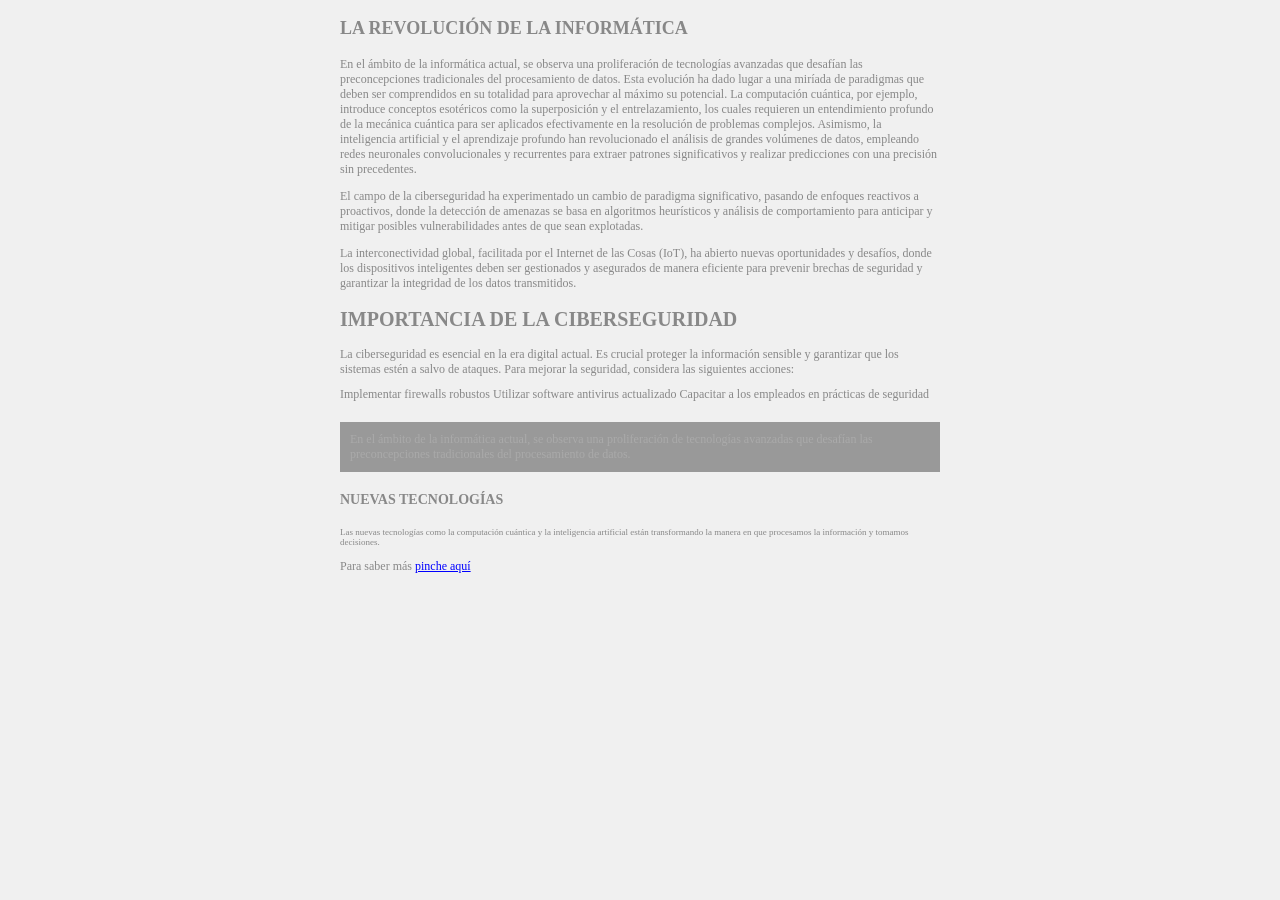
<file: Ejercicio_usabilidad/Act1/Ej1,1.html>
<!DOCTYPE html>
<html lang="en">
<head>
    <meta charset="UTF-8">
    <meta name="viewport" content="width=device-width, initial-scale=1.0">
    <title>Document</title>
    <style>body {
  background-color: #f0f0f0;
  color: #888888;
  font-family: 'Times New Roman', Times, serif;
  font-size: 12px;
  max-width: 600px;
  margin: 0 auto;
}
h1 {
  font-size: 24px;
  text-transform: uppercase;
}
h2 {
  font-size: 20px;
  text-transform: uppercase;
}
h3 {
  font-size: 18px;
  text-transform: uppercase;
}
h4 {
  font-size: 14px;
  text-transform: uppercase;
}
p {
  margin-bottom: 10px;
}
.content-box {
  background-color: #999999;
  color: #aaaaaa;
  padding: 10px;
  margin: 20px 0;
}
a {
  color: #0000ff;
}</style>
</head>
<body>
    <div class="content">
  <h3>La Revolución de la informática</h3>
  <p>En el ámbito de la informática actual, se observa una proliferación de tecnologías avanzadas que desafían las preconcepciones tradicionales del procesamiento de datos. Esta evolución ha dado lugar a una miríada de paradigmas que deben ser comprendidos en su totalidad para aprovechar al máximo su potencial. La computación cuántica, por ejemplo, introduce conceptos esotéricos como la superposición y el entrelazamiento, los cuales requieren un entendimiento profundo de la mecánica cuántica para ser aplicados efectivamente en la resolución de problemas complejos. Asimismo, la inteligencia artificial y el aprendizaje profundo han revolucionado el análisis de grandes volúmenes de datos, empleando redes neuronales convolucionales y recurrentes para extraer patrones significativos y realizar predicciones con una precisión sin precedentes.</p>
  <p>El campo de la ciberseguridad ha experimentado un cambio de paradigma significativo, pasando de enfoques reactivos a proactivos, donde la detección de amenazas se basa en algoritmos heurísticos y análisis de comportamiento para anticipar y mitigar posibles vulnerabilidades antes de que sean explotadas.</p>
  <p>La interconectividad global, facilitada por el Internet de las Cosas (IoT), ha abierto nuevas oportunidades y desafíos, donde los dispositivos inteligentes deben ser gestionados y asegurados de manera eficiente para prevenir brechas de seguridad y garantizar la integridad de los datos transmitidos.</p>

  <h2>Importancia de la ciberseguridad</h2>
  <p>La ciberseguridad es esencial en la era digital actual. Es crucial proteger la información sensible y garantizar que los sistemas estén a salvo de ataques. Para mejorar la seguridad, considera las siguientes acciones:</p>
Implementar firewalls robustos
Utilizar software antivirus actualizado
Capacitar a los empleados en prácticas de seguridad

  <div class="content-box">
    En el ámbito de la informática actual, se observa una proliferación de tecnologías avanzadas que desafían las preconcepciones tradicionales del procesamiento de datos.
  </div>

  <h4>Nuevas tecnologías</h4>
  <p style="font-size: 9px;">Las nuevas tecnologías como la computación cuántica y la inteligencia artificial están transformando la manera en que procesamos la información y tomamos decisiones.</p>

  <p>Para saber más <a href="#">pinche aquí</a></p>
</div>
</body>
</html>
</file>
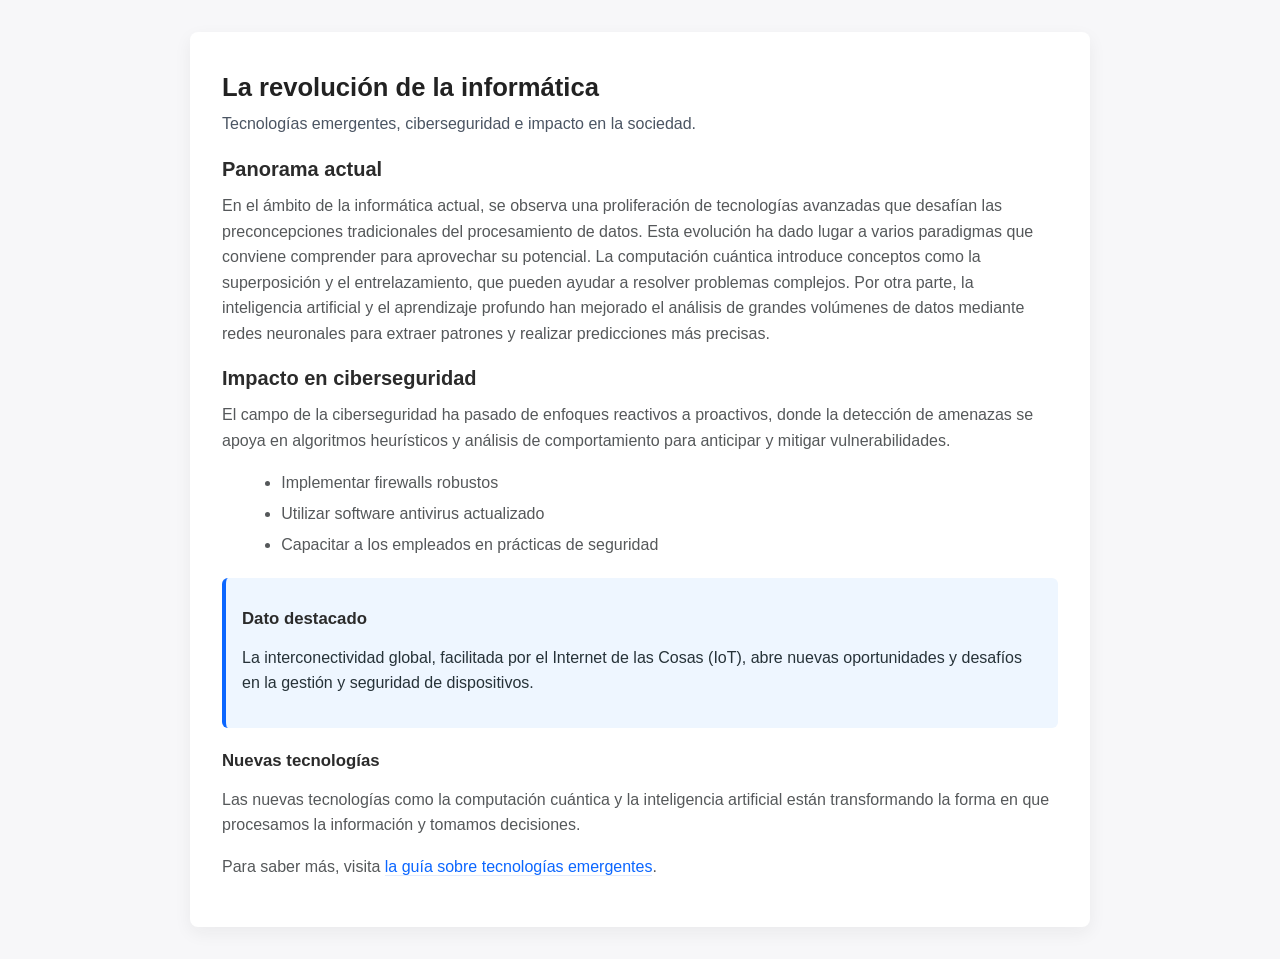
<file: Ejercicio_usabilidad/Act1/Ej1.html>
<!DOCTYPE html>
<html lang="en">
<head>
    <meta charset="UTF-8">
    <meta name="viewport" content="width=device-width, initial-scale=1.0">
    <link rel="stylesheet" href="Ej1.css">
    <title>Ejercicio 1 - La revolución de la informática</title>
</head>
<body>
    <main class="container">
      <article class="content">
        <header>
          <h1>La revolución de la informática</h1>
          <p class="lead">Tecnologías emergentes, ciberseguridad e impacto en la sociedad.</p>
        </header>

        <section>
          <h2>Panorama actual</h2>
          <p>En el ámbito de la informática actual, se observa una proliferación de tecnologías avanzadas que desafían las preconcepciones tradicionales del procesamiento de datos. Esta evolución ha dado lugar a varios paradigmas que conviene comprender para aprovechar su potencial. La computación cuántica introduce conceptos como la superposición y el entrelazamiento, que pueden ayudar a resolver problemas complejos. Por otra parte, la inteligencia artificial y el aprendizaje profundo han mejorado el análisis de grandes volúmenes de datos mediante redes neuronales para extraer patrones y realizar predicciones más precisas.</p>
        </section>

        <section>
          <h2>Impacto en ciberseguridad</h2>
          <p>El campo de la ciberseguridad ha pasado de enfoques reactivos a proactivos, donde la detección de amenazas se apoya en algoritmos heurísticos y análisis de comportamiento para anticipar y mitigar vulnerabilidades.</p>
          <ul class="actions">
            <li>Implementar firewalls robustos</li>
            <li>Utilizar software antivirus actualizado</li>
            <li>Capacitar a los empleados en prácticas de seguridad</li>
          </ul>
        </section>

        <aside class="content-box" aria-labelledby="box-title">
          <h3 id="box-title">Dato destacado</h3>
          <p>La interconectividad global, facilitada por el Internet de las Cosas (IoT), abre nuevas oportunidades y desafíos en la gestión y seguridad de dispositivos.</p>
        </aside>

        <section>
          <h3>Nuevas tecnologías</h3>
          <p>Las nuevas tecnologías como la computación cuántica y la inteligencia artificial están transformando la forma en que procesamos la información y tomamos decisiones.</p>
        </section>

        <footer>
          <p>Para saber más, visita <a href="#" title="Más información sobre computación cuántica e IA">la guía sobre tecnologías emergentes</a>.</p>
        </footer>
      </article>
    </main>
</body>
</html>
</file>
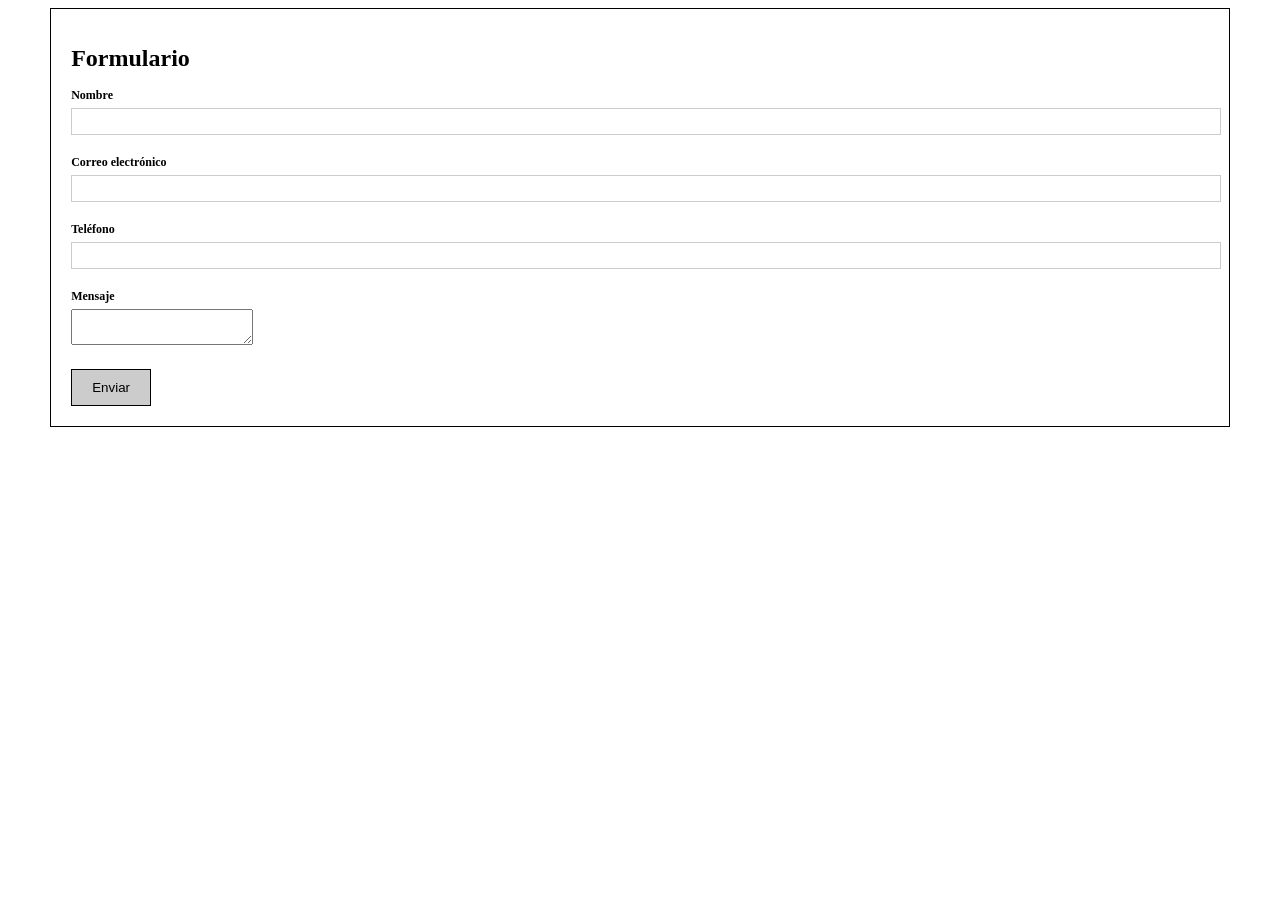
<file: Ejercicio_usabilidad/Act2/EJ2.1.html>
<!DOCTYPE html>
<html lang="es">
<head>
  <meta charset="UTF-8">
  <meta name="viewport" content="width=device-width, initial-scale=1.0">
  <title>Formulario no usable</title>
  <style>
    body {
      font-family: 'Times New Roman', Times, serif;
      font-size: 12px;
    }
    .form-container {
      width: 90%;
      margin: 0 auto;
      padding: 20px;
      border: 1px solid #000;
    }
    .form-field {
      margin-bottom: 20px;
    }
    .form-field label {
      display: block;
      margin-bottom: 5px;
      font-weight: bold;
    }
    .form-field input {
      width: 100%;
      padding: 5px;
      border: 1px solid #ccc;
    }
    .submit-button {
      background-color: #ccc;
      border: 1px solid #000;
      padding: 10px 20px;
    }
  </style>
</head>
<body>
  <div class="form-container">
    <h1>Formulario</h1>
    <form>
      <div class="form-field">
        <label>Nombre</label>
        <input type="text" name="nombre">
      </div>
      <div class="form-field">
        <label>Correo electrónico</label>
        <input type="text" name="email">
      </div>
      <div class="form-field">
        <label>Teléfono</label>
        <input type="text" name="telefono">
      </div>
      <div class="form-field">
        <label>Mensaje</label>
        <textarea name="mensaje"></textarea>
      </div>
      <button type="submit" class="submit-button">Enviar</button>
    </form>
  </div>
</body>
</html>
</file>
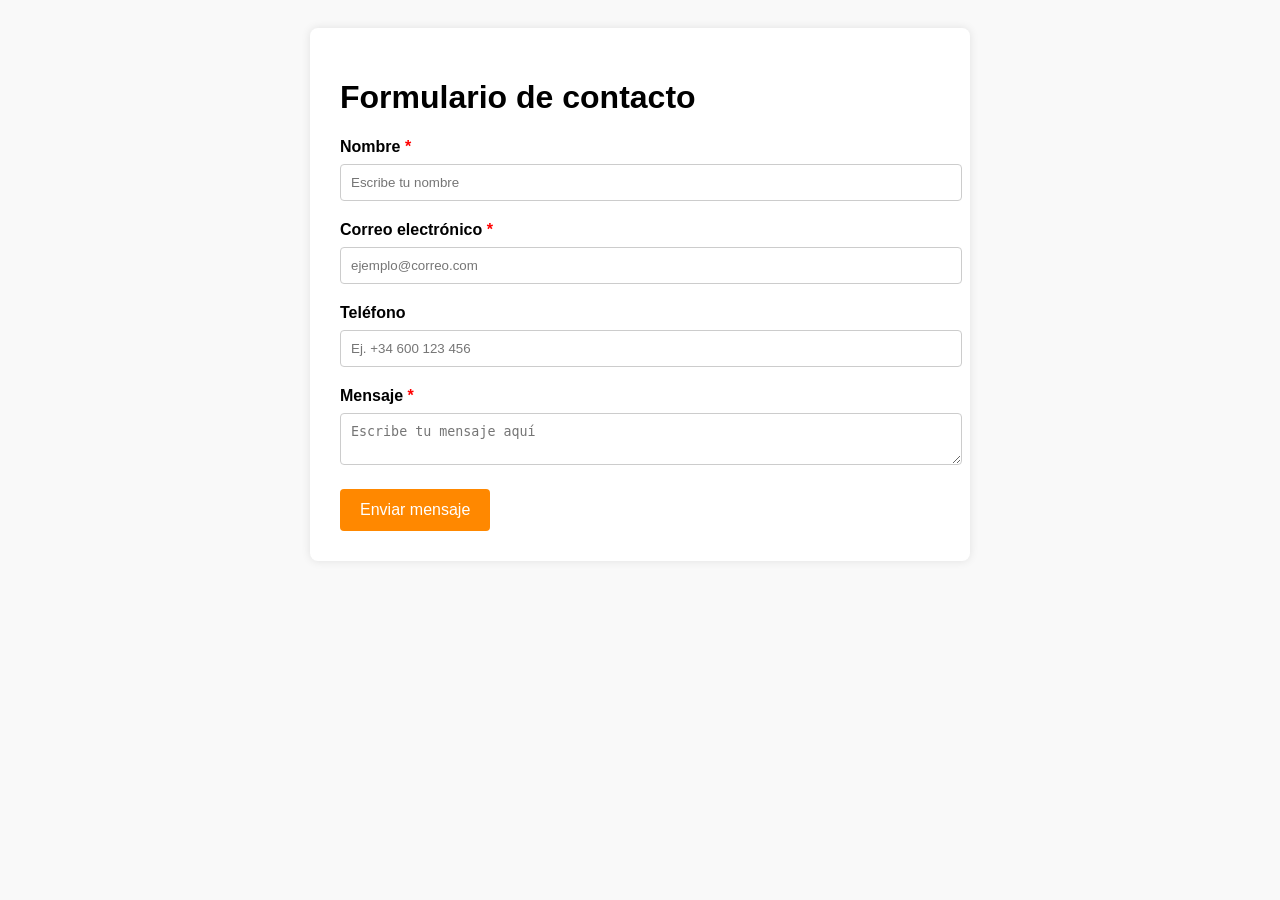
<file: Ejercicio_usabilidad/Act2/Ej2.html>
<!DOCTYPE html>
<html lang="es">
<head>
  <meta charset="UTF-8">
  <meta name="viewport" content="width=device-width, initial-scale=1.0">
  <title>Formulario no usable</title>
    <link rel="stylesheet" href="Ej2.css">
</head>
<body>
<div class="form-container">
  <h1>Formulario de contacto</h1>
  <form>
    <div class="form-field">
      <label for="nombre">Nombre <span class="required">*</span></label>
      <input type="text" id="nombre" name="nombre" placeholder="Escribe tu nombre" required>
    </div>
    <div class="form-field">
      <label for="email">Correo electrónico <span class="required">*</span></label>
      <input type="email" id="email" name="email" placeholder="ejemplo@correo.com" required>
    </div>
    <div class="form-field">
      <label for="telefono">Teléfono</label>
      <input type="tel" id="telefono" name="telefono" placeholder="Ej. +34 600 123 456">
    </div>
    <div class="form-field">
      <label for="mensaje">Mensaje <span class="required">*</span></label>
      <textarea id="mensaje" name="mensaje" placeholder="Escribe tu mensaje aquí" required></textarea>
    </div>
    <button type="submit" class="submit-button">Enviar mensaje</button>
  </form>
</div>

</body>
</html>
</file>
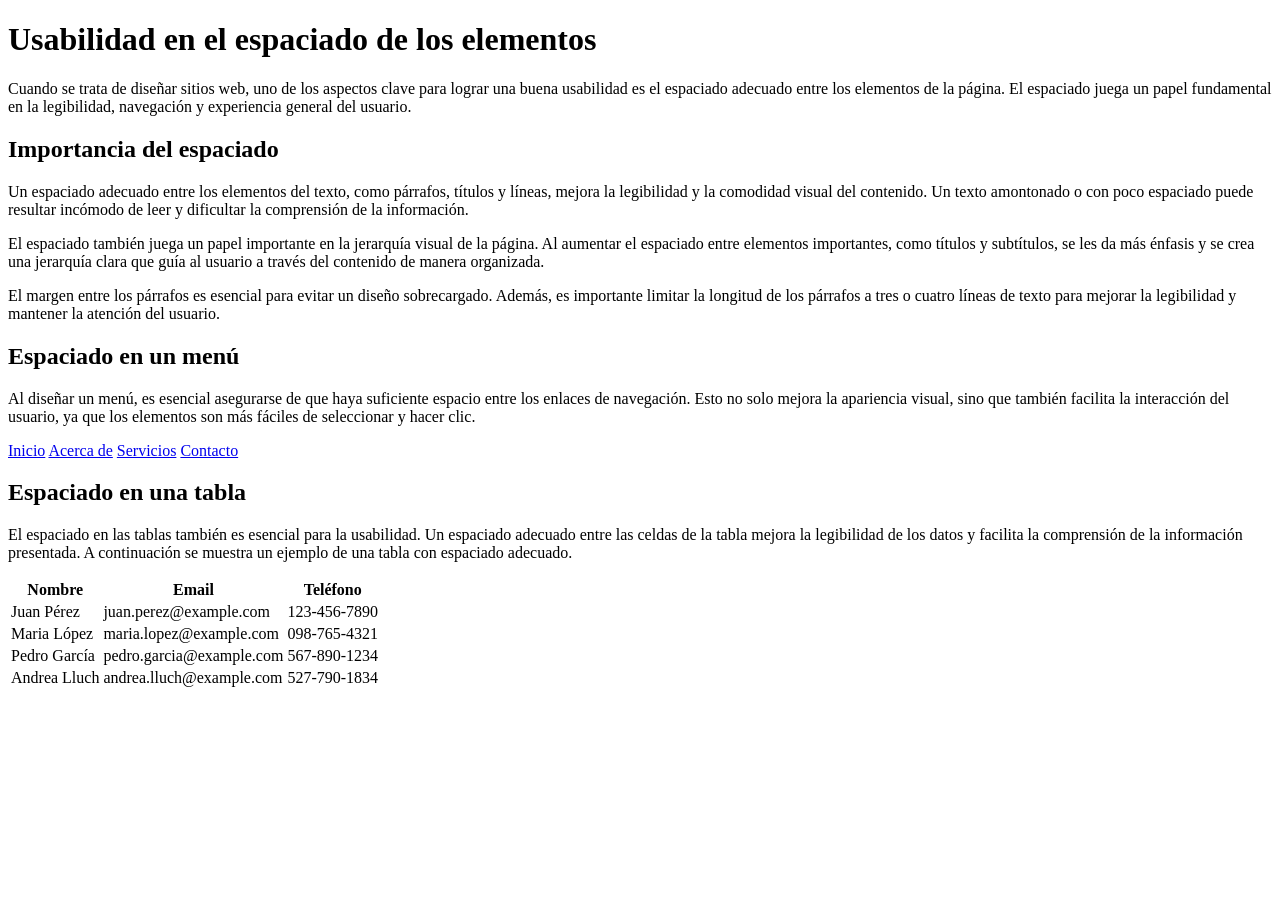
<file: Ejercicio_usabilidad/Act4/Ej4.1.html>
<!DOCTYPE html>
<html lang="en">
<head>
    <meta charset="UTF-8">
    <meta name="viewport" content="width=device-width, initial-scale=1.0">
    <title>Document</title>
</head>
<body>
    <div class="container">
  <h1>Usabilidad en el espaciado de los elementos</h1>
  <p>Cuando se trata de diseñar sitios web, uno de los aspectos clave para lograr una buena usabilidad es el espaciado adecuado entre los elementos de la página. El espaciado juega un papel fundamental en la legibilidad, navegación y experiencia general del usuario.</p>
  <h2>Importancia del espaciado</h2>
  <p>Un espaciado adecuado entre los elementos del texto, como párrafos, títulos y líneas, mejora la legibilidad y la comodidad visual del contenido. Un texto amontonado o con poco espaciado puede resultar incómodo de leer y dificultar la comprensión de la información.</p>
  <p>El espaciado también juega un papel importante en la jerarquía visual de la página. Al aumentar el espaciado entre elementos importantes, como títulos y subtítulos, se les da más énfasis y se crea una jerarquía clara que guía al usuario a través del contenido de manera organizada.</p>
  <p>El margen entre los párrafos es esencial para evitar un diseño sobrecargado. Además, es importante limitar la longitud de los párrafos a tres o cuatro líneas de texto para mejorar la legibilidad y mantener la atención del usuario.</p>
  <h2>Espaciado en un menú</h2>
  <p>Al diseñar un menú, es esencial asegurarse de que haya suficiente espacio entre los enlaces de navegación. Esto no solo mejora la apariencia visual, sino que también facilita la interacción del usuario, ya que los elementos son más fáciles de seleccionar y hacer clic.</p>
  <div class="navigation">
    <a href="#">Inicio</a>
    <a href="#">Acerca de</a>
    <a href="#">Servicios</a>
    <a href="#">Contacto</a>
  </div>
  <h2>Espaciado en una tabla</h2>
  <p>El espaciado en las tablas también es esencial para la usabilidad. Un espaciado adecuado entre las celdas de la tabla mejora la legibilidad de los datos y facilita la comprensión de la información presentada. A continuación se muestra un ejemplo de una tabla con espaciado adecuado.</p>
  <table>
    <tr>
      <th>Nombre</th>
      <th>Email</th>
      <th>Teléfono</th>
    </tr>
    <tr>
      <td>Juan Pérez</td>
      <td>juan.perez@example.com</td>
      <td>123-456-7890</td>
    </tr>
    <tr>
      <td>Maria López</td>
      <td>maria.lopez@example.com</td>
      <td>098-765-4321</td>
    </tr>
    <tr>
      <td>Pedro García</td>
      <td>pedro.garcia@example.com</td>
      <td>567-890-1234</td>
    </tr>
    <tr>
      <td>Andrea Lluch</td>
      <td>andrea.lluch@example.com</td>
      <td>527-790-1834</td>
    </tr>
  </table>
</div>
</body>
</html>
</file>
<file: Ejercicio_usabilidad/Act1/Ej1.css>
:root{
  --bg: #f7f7f9;
  --card: #ffffff;
  --muted: #55585a;
  --accent: #0b66ff;
  --highlight: #eef6ff;
}

*{box-sizing:border-box}
body{
  background:var(--bg);
  color:var(--muted);
  font-family: Inter, 'Helvetica Neue', Arial, sans-serif;
  font-size:16px;
  line-height:1.6;
  margin:0;
  padding:2rem 1rem;
}

.container{
  max-width:900px;
  margin:0 auto;
  background:var(--card);
  padding:2rem;
  border-radius:8px;
  box-shadow:0 6px 18px rgba(30,30,30,0.06);
}

h1{font-size:1.6rem;margin:.2rem 0;color:#222}
h2{font-size:1.25rem;margin:1rem 0 .5rem;color:#2b2b2b}
h3{font-size:1.05rem;margin:.75rem 0;color:#2b2b2b}

.lead{color:#4b5563;margin-top:0}

p{margin:0 0 1rem}

.actions{margin:0 0 1rem 1.2rem}
.actions li{margin:.35rem 0}

.content-box{
  background:var(--highlight);
  border-left:4px solid var(--accent);
  padding:1rem;
  margin:1.25rem 0;
  color:#263238;
  border-radius:6px;
}

a{color:var(--accent);text-decoration:none;border-bottom:1px solid rgba(11,102,255,0.12)}
a:hover{opacity:.9}

@media (max-width:480px){
  body{padding:1rem}
  .container{padding:1rem}
  h1{font-size:1.25rem}
}
</file>
<file: Ejercicio_usabilidad/Act2/Ej2.css>
body {
  font-family: Arial, sans-serif;
  font-size: 16px;
  background-color: #f9f9f9;
  padding: 20px;
}

.form-container {
  max-width: 600px;
  margin: 0 auto;
  background-color: #ffffff;
  padding: 30px;
  border-radius: 8px;
  box-shadow: 0 0 10px rgba(0,0,0,0.1);
}

.form-field {
  margin-bottom: 20px;
}

.form-field label {
  display: block;
  margin-bottom: 8px;
  font-weight: bold;
}

.form-field input,
.form-field textarea {
  width: 100%;
  padding: 10px;
  border: 1px solid #ccc;
  border-radius: 4px;
}

.required {
  color: red;
}

.submit-button {
  background-color: #ff8800;
  color: white;
  border: none;
  padding: 12px 20px;
  font-size: 16px;
  border-radius: 4px;
  cursor: pointer;
}

.submit-button:hover {
  background-color: #f18f1e;
}
</file>
